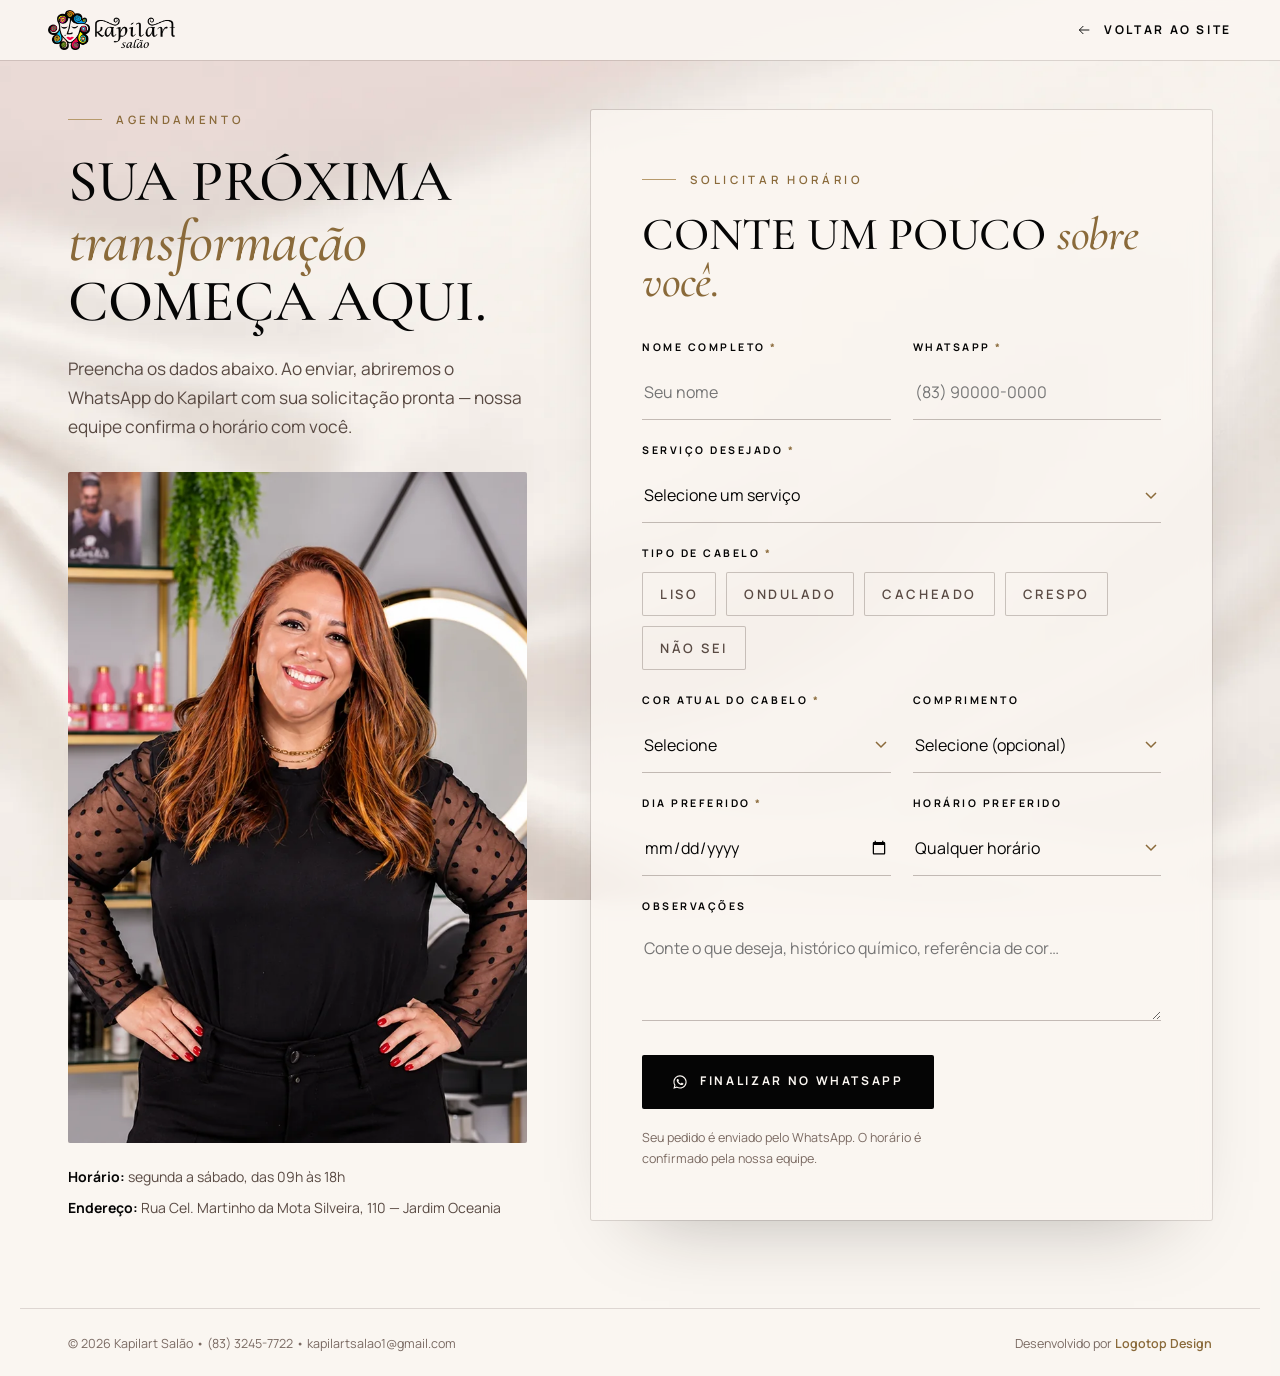
<file: agendamento.html>
<!doctype html>
<html lang="pt-BR">
<head>
<meta charset="utf-8">
<meta name="viewport" content="width=device-width, initial-scale=1, viewport-fit=cover">
<title>Agendamento | Kapilart Salão — João Pessoa</title>
<meta name="description" content="Agende seu horário no Kapilart Salão em João Pessoa. Escolha o serviço, informe seu tipo de cabelo e cor e finalize pelo WhatsApp.">
<meta name="theme-color" content="#FAF6F1">
<meta property="og:title" content="Agende seu horário • Kapilart Salão">
<meta property="og:description" content="Escolha o serviço e finalize o agendamento pelo WhatsApp.">
<meta property="og:image" content="https://raw.githubusercontent.com/pauloddev/kapilartsalao/main/img/og-square.jpg">
<meta property="og:image:secure_url" content="https://raw.githubusercontent.com/pauloddev/kapilartsalao/main/img/og-square.jpg">
<meta property="og:image:type" content="image/jpeg">
<meta property="og:image:width" content="1200">
<meta property="og:image:height" content="1200">
<meta property="og:image:alt" content="Logo Kapilart Salão">
<meta name="twitter:image" content="https://raw.githubusercontent.com/pauloddev/kapilartsalao/main/img/og-square.jpg">
<link rel="icon" href="img/favicon.png" type="image/png">
<link rel="preconnect" href="https://fonts.googleapis.com">
<link rel="preconnect" href="https://fonts.gstatic.com" crossorigin>
<link href="https://fonts.googleapis.com/css2?family=Cormorant+Garamond:ital,wght@0,400;0,500;0,600;1,400;1,500&family=Manrope:wght@300;400;500;600;700;800&display=swap" rel="stylesheet">
<link rel="stylesheet" href="css/style.css">
</head>
<body>
<svg width="0" height="0" style="position:absolute" aria-hidden="true">
  <symbol id="i-arrow" viewBox="0 0 24 24"><path d="M4 12h15M13 6l6 6-6 6" fill="none" stroke="currentColor" stroke-width="1.4"/></symbol>
  <symbol id="i-left" viewBox="0 0 24 24"><path d="M20 12H5M11 6l-6 6 6 6" fill="none" stroke="currentColor" stroke-width="1.4"/></symbol>
  <symbol id="i-wa" viewBox="0 0 24 24"><path fill="currentColor" d="M12.04 2C6.58 2 2.13 6.45 2.13 11.91c0 1.75.46 3.45 1.32 4.95L2.05 22l5.25-1.38a9.9 9.9 0 0 0 4.74 1.21c5.46 0 9.91-4.45 9.91-9.91S17.5 2 12.04 2Zm0 18.15a8.2 8.2 0 0 1-4.2-1.15l-.3-.18-3.12.82.83-3.04-.2-.31a8.23 8.23 0 1 1 6.99 3.86Zm4.52-6.16c-.25-.12-1.47-.72-1.69-.81-.23-.08-.39-.12-.56.12-.17.25-.64.81-.78.97-.14.17-.29.19-.54.06-.25-.12-1.05-.39-1.99-1.23-.74-.66-1.23-1.47-1.38-1.72-.14-.25-.02-.38.11-.5.11-.11.25-.29.37-.43.12-.14.17-.25.25-.41.08-.17.04-.31-.02-.43-.06-.12-.56-1.34-.76-1.84-.2-.48-.41-.42-.56-.43h-.48c-.17 0-.43.06-.66.31-.23.25-.86.85-.86 2.07 0 1.22.89 2.4 1.01 2.56.12.17 1.75 2.67 4.23 3.74.59.26 1.05.41 1.41.52.59.19 1.13.16 1.56.1.48-.07 1.47-.6 1.67-1.18.21-.58.21-1.07.14-1.18-.06-.1-.22-.16-.47-.28Z"/></symbol>
</svg>

<header class="header is-solid">
  <div class="wrap">
    <a href="index.html" class="brand" aria-label="Voltar ao início"><img src="img/logo-horizontal.png" alt="Kapilart Salão" width="868" height="273"></a>
    <a href="index.html" class="link-arrow" style="border:0"><svg><use href="#i-left"/></svg> Voltar ao site</a>
  </div>
</header>

<main class="booking">
  <div class="wrap booking-grid">
    <aside class="booking-aside">
      <p class="eyebrow">Agendamento</p>
      <h1 class="h-section" style="margin-bottom:22px">Sua próxima <em>transformação</em> começa aqui.</h1>
      <p class="lead" style="margin-bottom:30px">Preencha os dados abaixo. Ao enviar, abriremos o WhatsApp do Kapilart com sua solicitação pronta — nossa equipe confirma o horário com você.</p>
      <div class="media"><img src="img/hero-amanda.webp" alt="Amanda Luna no Kapilart Salão" style="object-position:center 25%"></div>
      <div class="note">
        <span><b>Horário:</b> segunda a sábado, das 09h às 18h</span>
        <span><b>Endereço:</b> Rua Cel. Martinho da Mota Silveira, 110 — Jardim Oceania</span>
      </div>
    </aside>

    <div class="form-card">
      <p class="eyebrow">Solicitar horário</p>
      <h2 class="h-section">Conte um pouco <em>sobre você.</em></h2>
      <form id="bookingForm" novalidate>
        <div class="form-grid">
          <div class="field">
            <label for="nome">Nome completo <i>*</i></label>
            <input id="nome" name="nome" type="text" autocomplete="name" placeholder="Seu nome" required>
            <span class="err">Informe seu nome.</span>
          </div>
          <div class="field">
            <label for="contato">WhatsApp <i>*</i></label>
            <input id="contato" name="contato" type="tel" inputmode="tel" autocomplete="tel" placeholder="(83) 90000-0000" required>
            <span class="err">Informe um telefone válido com DDD.</span>
          </div>

          <div class="field full">
            <label for="servico">Serviço desejado <i>*</i></label>
            <select id="servico" name="servico" required>
              <option value="" selected disabled>Selecione um serviço</option>
              <optgroup label="Cor & loiros">
                <option>Mechas e luzes</option>
                <option>Coloração</option>
                <option>Correção de cor</option>
                <option>Selagem matizadora</option>
              </optgroup>
              <optgroup label="Tratamentos & alisamentos">
                <option>Selagem</option>
                <option>Realinhamento orgânico</option>
                <option>Progressiva</option>
                <option>Botox capilar</option>
                <option>Hidratação</option>
                <option>Reconstrução capilar</option>
              </optgroup>
              <optgroup label="Corte & finalização">
                <option>Corte e design de corte</option>
                <option>Escova</option>
                <option>Penteados</option>
                <option>Maquiagem</option>
              </optgroup>
              <option>Avaliação (ainda não sei)</option>
            </select>
            <span class="err">Escolha um serviço.</span>
          </div>

          <div class="field full" role="radiogroup" aria-labelledby="lbl-tipo">
            <label id="lbl-tipo">Tipo de cabelo <i>*</i></label>
            <div class="chips">
              <label class="chip"><input type="radio" name="tipo" value="Liso"><span>Liso</span></label>
              <label class="chip"><input type="radio" name="tipo" value="Ondulado"><span>Ondulado</span></label>
              <label class="chip"><input type="radio" name="tipo" value="Cacheado"><span>Cacheado</span></label>
              <label class="chip"><input type="radio" name="tipo" value="Crespo"><span>Crespo</span></label>
              <label class="chip"><input type="radio" name="tipo" value="Não sei informar"><span>Não sei</span></label>
            </div>
            <span class="err">Selecione o tipo do seu cabelo.</span>
          </div>

          <div class="field">
            <label for="cor">Cor atual do cabelo <i>*</i></label>
            <select id="cor" name="cor" required>
              <option value="" selected disabled>Selecione</option>
              <option>Natural (sem química)</option>
              <option>Loiro</option>
              <option>Castanho</option>
              <option>Preto</option>
              <option>Ruivo / acobreado</option>
              <option>Com mechas</option>
              <option>Grisalho / branco</option>
              <option>Colorido / fantasia</option>
            </select>
            <span class="err">Informe a cor atual.</span>
          </div>
          <div class="field">
            <label for="comprimento">Comprimento</label>
            <select id="comprimento" name="comprimento">
              <option value="" selected>Selecione (opcional)</option>
              <option>Curto</option>
              <option>Médio (ombros)</option>
              <option>Longo</option>
              <option>Extra longo</option>
            </select>
          </div>

          <div class="field">
            <label for="dia">Dia preferido <i>*</i></label>
            <input id="dia" name="dia" type="date" required>
            <span class="err" id="diaErr">Escolha um dia de segunda a sábado.</span>
          </div>
          <div class="field">
            <label for="periodo">Horário preferido</label>
            <select id="periodo" name="periodo">
              <option value="" selected>Qualquer horário</option>
              <option>Manhã (09h às 12h)</option>
              <option>Tarde (12h às 15h)</option>
              <option>Fim da tarde (15h às 18h)</option>
            </select>
          </div>

          <div class="field full">
            <label for="obs">Observações</label>
            <textarea id="obs" name="obs" placeholder="Conte o que deseja, histórico químico, referência de cor…"></textarea>
          </div>

          <div class="form-actions">
            <button type="submit" class="btn"><svg><use href="#i-wa"/></svg> Finalizar no WhatsApp</button>
            <small>Seu pedido é enviado pelo WhatsApp. O horário é confirmado pela nossa equipe.</small>
          </div>
        </div>
      </form>
    </div>
  </div>
</main>

<footer class="footer" style="padding-top:40px">
  <div class="wrap footer-bottom" style="margin-top:0">
    <span>© <span id="year">2026</span> Kapilart Salão • (83) 3245-7722 • kapilartsalao1@gmail.com</span>
    <span>Desenvolvido por <a href="https://logotopdesign.com" target="_blank" rel="noopener">Logotop Design</a></span>
  </div>
</footer>

<script src="js/booking.js" defer></script>
</body>
</html>
</file>
<file: css/style.css>
/* =========================================================
   KAPILART SALÃO — Design tokens
   Âncora: cetim champagne + espelho iluminado de salão
   ========================================================= */
:root{
  --ink:#050505;          /* preto (títulos, botões) */
  --taupe:#594A43;        /* marrom acinzentado (textos) */
  --taupe-2:#7a6a62;
  --gold:#8A6A3A;         /* dourado escuro (destaques de texto) */
  --gold-line:#B79A6C;    /* filetes e detalhes */
  --ivory:#FAF6F1;
  --cream:#F3ECE4;
  --blush:#EDE0DA;
  --deep:#1C1714;         /* seções invertidas */
  --deep-2:#2A221E;
  --line:rgba(89,74,67,.18);
  --line-light:rgba(250,246,241,.18);
  --serif:"Cormorant Garamond", "Times New Roman", serif;
  --sans:"Manrope", system-ui, -apple-system, "Segoe UI", sans-serif;
  --wrap:1240px;
  --gutter:clamp(20px,4vw,48px);
  --ease:cubic-bezier(.22,.61,.36,1);
  --radius:2px;
  color-scheme: light;
}
*,*::before,*::after{box-sizing:border-box}
html{scroll-behavior:smooth;-webkit-text-size-adjust:100%}
body{
  margin:0;font-family:var(--sans);color:var(--taupe);font-size:16px;line-height:1.7;
  background:var(--ivory);-webkit-font-smoothing:antialiased;overflow-x:hidden;
  -webkit-tap-highlight-color:transparent;
}
/* Fundo de cetim fixo (funciona também no iOS) */
body::before{
  content:"";position:fixed;inset:0;z-index:-1;
  background:var(--ivory) url("../img/seda.webp") center/cover no-repeat;
}
img,video{max-width:100%;display:block}
a{color:inherit;text-decoration:none}
button{font:inherit;cursor:pointer;border:0;background:none;color:inherit}
::selection{background:var(--gold);color:#fff}
:focus-visible{outline:2px solid var(--gold);outline-offset:3px}

.wrap{width:100%;max-width:var(--wrap);margin:0 auto;padding:0 var(--gutter)}
.sr-only{position:absolute;width:1px;height:1px;overflow:hidden;clip:rect(0 0 0 0);white-space:nowrap}

/* ---------- Tipografia ---------- */
.eyebrow{
  font-family:var(--sans);font-size:11.5px;letter-spacing:.32em;text-transform:uppercase;
  color:var(--gold);font-weight:600;display:inline-flex;align-items:center;gap:14px;margin:0 0 22px;
}
.eyebrow::before{content:"";width:34px;height:1px;background:var(--gold-line)}
.eyebrow.center::after{content:"";width:34px;height:1px;background:var(--gold-line)}
.h-display,.h-section{
  font-family:var(--serif);font-weight:500;color:var(--ink);margin:0;letter-spacing:-.005em;
  text-transform:uppercase;line-height:1.02;
}
.h-display{font-size:clamp(40px,7vw,96px)}
.h-section{font-size:clamp(32px,4.6vw,62px)}
.h-display em,.h-section em{font-style:italic;color:var(--gold);text-transform:none;font-weight:500}
.lead{font-size:clamp(16px,1.35vw,18.5px);color:var(--taupe);max-width:56ch}
p{margin:0 0 1.1em}
.gold{color:var(--gold)}

/* ---------- Botões ---------- */
.btn{
  --bg:var(--ink);--fg:var(--ivory);
  display:inline-flex;align-items:center;justify-content:center;gap:12px;
  min-height:54px;padding:0 30px;border-radius:var(--radius);
  background:var(--bg);color:var(--fg);font-size:12px;font-weight:700;letter-spacing:.22em;text-transform:uppercase;
  position:relative;overflow:hidden;isolation:isolate;transition:color .45s var(--ease),transform .3s var(--ease);
  white-space:nowrap;
}
.btn::after{
  content:"";position:absolute;inset:0;z-index:-1;background:var(--gold);
  transform:scaleX(0);transform-origin:right;transition:transform .55s var(--ease);
}
@media (hover:hover){ .btn:hover::after{transform:scaleX(1);transform-origin:left} }
.btn:active{transform:scale(.98)}
.btn svg{width:16px;height:16px;flex:none}
.btn--ghost{--bg:transparent;--fg:var(--ink);box-shadow:inset 0 0 0 1px var(--ink)}
@media (hover:hover){ .btn--ghost:hover{--fg:var(--ivory)} }
.btn--light{--bg:var(--ivory);--fg:var(--ink)}
@media (hover:hover){ .btn--light:hover{--fg:var(--ivory)} }
.btn--line-light{--bg:transparent;--fg:var(--ivory);box-shadow:inset 0 0 0 1px rgba(250,246,241,.5)}
.link-arrow{
  display:inline-flex;align-items:center;gap:12px;font-size:12px;letter-spacing:.22em;text-transform:uppercase;
  font-weight:700;color:var(--ink);padding:8px 0;border-bottom:1px solid var(--gold-line);
}
.link-arrow svg{width:16px;transition:transform .35s var(--ease)}
@media (hover:hover){ .link-arrow:hover svg{transform:translateX(5px)} }

/* ---------- Header ---------- */
.header{
  position:fixed;top:0;left:0;right:0;z-index:50;
  transition:background .45s var(--ease),box-shadow .45s var(--ease),padding .45s var(--ease);
  padding:18px 0;
}
.header.is-solid{
  background:rgba(250,246,241,.92);backdrop-filter:saturate(140%) blur(14px);-webkit-backdrop-filter:saturate(140%) blur(14px);
  box-shadow:0 1px 0 var(--line);padding:10px 0;
}
.header .wrap{display:flex;align-items:center;justify-content:space-between;gap:24px;max-width:1400px}
.brand img{height:46px;width:auto;transition:height .45s var(--ease)}
.header.is-solid .brand img{height:40px}
.nav{display:flex;align-items:center;gap:clamp(14px,1.8vw,30px)}
.nav a{
  font-size:11.5px;letter-spacing:.2em;text-transform:uppercase;font-weight:600;color:var(--ink);
  position:relative;padding:6px 0;
}
.nav a::after{content:"";position:absolute;left:0;right:0;bottom:0;height:1px;background:var(--gold);transform:scaleX(0);transition:transform .4s var(--ease)}
@media (hover:hover){ .nav a:hover::after{transform:scaleX(1)} }
.nav a.is-active::after{transform:scaleX(1)}
.header .btn{min-height:46px;padding:0 22px;font-size:11px}
.menu-toggle{display:none;width:46px;height:46px;position:relative}
.menu-toggle span{position:absolute;left:11px;right:11px;height:1.5px;background:var(--ink);transition:transform .4s var(--ease),opacity .3s}
.menu-toggle span:nth-child(1){top:17px}.menu-toggle span:nth-child(2){top:23px}.menu-toggle span:nth-child(3){top:29px}
.menu-open .menu-toggle span:nth-child(1){transform:translateY(6px) rotate(45deg)}
.menu-open .menu-toggle span:nth-child(2){opacity:0}
.menu-open .menu-toggle span:nth-child(3){transform:translateY(-6px) rotate(-45deg)}

.mobile-menu{
  position:fixed;inset:0;z-index:45;background:var(--ivory) url("../img/seda.webp") center/cover;
  display:flex;flex-direction:column;justify-content:center;padding:100px var(--gutter) 40px;
  opacity:0;visibility:hidden;transition:opacity .45s var(--ease),visibility .45s;
}
.menu-open .mobile-menu{opacity:1;visibility:visible}
.mobile-menu nav{display:flex;flex-direction:column;gap:6px}
.mobile-menu nav a{
  font-family:var(--serif);font-size:clamp(34px,9vw,46px);color:var(--ink);line-height:1.2;
  opacity:0;transform:translateY(16px);transition:opacity .5s var(--ease),transform .5s var(--ease);
}
.menu-open .mobile-menu nav a{opacity:1;transform:none}
.mobile-menu nav a:nth-child(2){transition-delay:.04s}.mobile-menu nav a:nth-child(3){transition-delay:.08s}
.mobile-menu nav a:nth-child(4){transition-delay:.12s}.mobile-menu nav a:nth-child(5){transition-delay:.16s}
.mobile-menu nav a:nth-child(6){transition-delay:.2s}.mobile-menu nav a:nth-child(7){transition-delay:.24s}
.mobile-menu nav a:nth-child(8){transition-delay:.28s}
.mobile-menu nav a em{font-style:italic;color:var(--gold)}
.mobile-menu .mm-foot{margin-top:36px;display:grid;gap:14px}
.mobile-menu .mm-foot small{font-size:13px;color:var(--taupe)}

/* ---------- Seções base ---------- */
section{position:relative}
.section{padding:clamp(90px,11vw,160px) 0}
.section-head{display:grid;gap:18px;margin-bottom:clamp(44px,6vw,80px)}
.section-head.center{text-align:center;justify-items:center}
.section-head.split{grid-template-columns:1.1fr .9fr;align-items:end;gap:40px}
.section-head.split .lead{justify-self:end}

.dark{background:var(--deep);color:rgba(250,246,241,.78)}
.dark .h-section,.dark .h-display{color:var(--ivory)}
.dark .h-section em{color:#C9A977}
.dark .eyebrow{color:#C9A977}
.dark .lead{color:rgba(250,246,241,.72)}

.media{position:relative;overflow:hidden;background:var(--cream);border-radius:var(--radius)}
.media img,.media video{width:100%;height:100%;object-fit:cover}
.ratio-45{aspect-ratio:4/5}
.ratio-916{aspect-ratio:9/16}

/* ---------- HERO ---------- */
.hero{padding-top:84px;text-align:center;overflow:hidden}
.hero-photo{
  position:relative;width:min(100%,1180px);margin:0 auto;aspect-ratio:680/456;
  -webkit-mask-image:linear-gradient(to bottom,#000 0%,#000 52%,rgba(0,0,0,.55) 74%,transparent 96%),
                     linear-gradient(to right,transparent 0%,#000 9%,#000 91%,transparent 100%);
  -webkit-mask-composite:source-in;
  mask-image:linear-gradient(to bottom,#000 0%,#000 52%,rgba(0,0,0,.55) 74%,transparent 96%),
             linear-gradient(to right,transparent 0%,#000 9%,#000 91%,transparent 100%);
  mask-composite:intersect;
}
.hero-photo img{width:100%;height:100%;object-fit:cover;object-position:center 30%;animation:heroZoom 2.4s var(--ease) both}
@keyframes heroZoom{from{transform:scale(1.06);opacity:0}to{transform:none;opacity:1}}
.hero-logo{
  position:relative;z-index:2;width:clamp(190px,22vw,290px);margin:clamp(-150px,-11vw,-70px) auto 0;
  animation:fadeUp 1.4s .5s var(--ease) both;
}
.hero-logo img{width:100%;height:auto;filter:drop-shadow(0 10px 30px rgba(250,246,241,.9))}
.hero-copy{padding:clamp(28px,4vw,48px) 0 clamp(60px,8vw,110px)}
.hero-copy .eyebrow{justify-content:center;animation:fadeUp 1.2s .7s var(--ease) both}
.hero-copy .h-display{max-width:14ch;margin:0 auto;animation:fadeUp 1.2s .85s var(--ease) both}
.hero-copy .lead{margin:26px auto 0;max-width:60ch;animation:fadeUp 1.2s 1s var(--ease) both}
.hero-ctas{display:flex;gap:14px;justify-content:center;flex-wrap:wrap;margin-top:38px;animation:fadeUp 1.2s 1.1s var(--ease) both}
.hero-ctas .btn{min-width:262px}
.indicators{
  list-style:none;margin:clamp(48px,6vw,72px) auto 0;padding:22px 0 0;display:grid;grid-template-columns:repeat(3,1fr);
  max-width:820px;border-top:1px solid var(--line);animation:fadeUp 1.2s 1.25s var(--ease) both;
}
.indicators li{padding:0 18px;font-size:11.5px;letter-spacing:.24em;text-transform:uppercase;font-weight:600;color:var(--taupe)}
.indicators li + li{border-left:1px solid var(--line)}
.indicators strong{display:block;font-family:var(--serif);font-size:clamp(26px,3vw,36px);letter-spacing:0;color:var(--ink);font-weight:500;text-transform:none;line-height:1.1;margin-bottom:4px}
.indicators strong em{color:var(--gold)}
@keyframes fadeUp{from{opacity:0;transform:translateY(24px)}to{opacity:1;transform:none}}

/* selo giratório */
.seal{width:132px;height:132px;position:relative;flex:none}
.seal svg{width:100%;height:100%;animation:spin 28s linear infinite}
.seal text{font-family:var(--sans);font-size:9.4px;letter-spacing:.34em;text-transform:uppercase;fill:var(--gold);font-weight:700}
.seal b{position:absolute;inset:0;display:grid;place-items:center;font-family:var(--serif);font-size:42px;color:var(--ink);font-weight:500;line-height:1}
.seal b small{display:block;font-family:var(--sans);font-size:9px;letter-spacing:.28em;color:var(--taupe);text-transform:uppercase;font-weight:700;margin-top:4px}
@keyframes spin{to{transform:rotate(360deg)}}

/* ---------- O SALÃO ---------- */
.about-grid{display:grid;grid-template-columns:.95fr 1.05fr;gap:clamp(40px,6vw,96px);align-items:stretch}
.about-copy{display:flex;flex-direction:column;justify-content:center}
.about-copy .h-section{margin-bottom:34px}
.about-copy .sign{display:flex;align-items:center;gap:22px;margin-top:22px;padding-top:28px;border-top:1px solid var(--line)}
.about-copy .sign p{margin:0;font-family:var(--serif);font-style:italic;font-size:22px;color:var(--ink);line-height:1.3}
.about-copy .sign p span{display:block;font-family:var(--sans);font-style:normal;font-size:11px;letter-spacing:.24em;text-transform:uppercase;color:var(--gold);margin-top:6px;font-weight:700}
.duo{display:grid;grid-template-columns:1fr 1fr;gap:clamp(12px,1.6vw,22px);align-self:center}
.duo figure{margin:0}
.duo figcaption{margin-top:14px;font-size:11px;letter-spacing:.22em;text-transform:uppercase;color:var(--taupe-2);font-weight:600;display:flex;justify-content:space-between}
.duo figcaption b{color:var(--gold);font-weight:700}

/* ---------- LOIROS ---------- */
.blonde{overflow:hidden}
.blonde-grid{display:grid;grid-template-columns:1fr 1fr;gap:clamp(36px,5vw,88px);align-items:stretch}
.blonde-feature{position:relative}
.blonde-feature .media{height:100%;min-height:560px}
.blonde-feature .tag{
  position:absolute;left:24px;bottom:24px;background:rgba(28,23,20,.55);backdrop-filter:blur(10px);-webkit-backdrop-filter:blur(10px);
  color:var(--ivory);padding:14px 18px;font-size:11px;letter-spacing:.24em;text-transform:uppercase;font-weight:600;border-left:2px solid #C9A977;
}
.blonde-copy{display:flex;flex-direction:column}
.blonde-copy .h-section{margin-bottom:28px}
.techniques{list-style:none;margin:16px 0 36px;padding:0;border-top:1px solid var(--line-light)}
.techniques li{display:grid;grid-template-columns:56px 1fr;gap:10px;padding:20px 0;border-bottom:1px solid var(--line-light)}
.techniques li span{font-family:var(--serif);font-size:22px;color:#C9A977;font-style:italic}
.techniques li h3{margin:0 0 4px;font-family:var(--serif);font-weight:500;font-size:25px;color:var(--ivory);letter-spacing:.01em}
.techniques li p{margin:0;font-size:14.5px;color:rgba(250,246,241,.66)}
.blonde-pair{display:grid;grid-template-columns:1fr 1fr;gap:clamp(12px,1.6vw,22px);margin-top:auto}
.blonde-cta{display:flex;gap:14px;flex-wrap:wrap;margin-bottom:36px}

/* ---------- VÍDEOS ---------- */
.reels-top{display:grid;grid-template-columns:auto 1fr;gap:clamp(36px,6vw,96px);align-items:center}
.reel-feature{width:clamp(260px,30vw,380px);position:relative}
.reel-feature .media{box-shadow:0 40px 80px -40px rgba(28,23,20,.45)}
.reel-feature::before{
  content:"";position:absolute;inset:-14px;border:1px solid var(--gold-line);border-radius:var(--radius);pointer-events:none;
  transform:translate(14px,14px);
}
.sound-btn{
  position:absolute;right:14px;bottom:14px;z-index:3;width:44px;height:44px;border-radius:50%;
  background:rgba(250,246,241,.85);display:grid;place-items:center;color:var(--ink);backdrop-filter:blur(6px);
  transition:transform .3s var(--ease);
}
.sound-btn:active{transform:scale(.92)}
.sound-btn svg{width:18px;height:18px}
.reels-copy .h-section{margin-bottom:26px}
.reels-copy .stats{display:grid;grid-template-columns:repeat(3,1fr);gap:0;margin:34px 0 38px;border-top:1px solid var(--line);border-bottom:1px solid var(--line)}
.reels-copy .stats div{padding:22px 18px}
.reels-copy .stats div + div{border-left:1px solid var(--line)}
.reels-copy .stats strong{display:block;font-family:var(--serif);font-size:34px;color:var(--ink);font-weight:500;line-height:1}
.reels-copy .stats span{font-size:11px;letter-spacing:.2em;text-transform:uppercase;font-weight:600}

.reel-carousel{margin-top:clamp(70px,8vw,110px);position:relative}
.reel-viewport{overflow:hidden;padding:30px 0}
.reel-track{display:flex;gap:22px;transition:transform .8s var(--ease);will-change:transform}
.reel-card{
  flex:0 0 clamp(170px,18vw,232px);position:relative;cursor:pointer;
  transform:scale(.88);opacity:.55;filter:saturate(.75);transition:transform .8s var(--ease),opacity .8s var(--ease),filter .8s var(--ease);
}
.reel-card .media{aspect-ratio:9/16}
.reel-card.is-active{transform:scale(1.12);opacity:1;filter:none;z-index:2}
.reel-card.is-active .media{box-shadow:0 0 0 1px var(--gold-line),0 30px 60px -28px rgba(28,23,20,.55)}
.reel-card .play-hint{
  position:absolute;inset:auto 0 0 0;padding:28px 14px 14px;background:linear-gradient(to top,rgba(5,5,5,.65),transparent);
  color:var(--ivory);font-size:10.5px;letter-spacing:.22em;text-transform:uppercase;font-weight:600;opacity:0;transition:opacity .5s;
}
.reel-card.is-active .play-hint{opacity:1}
.carousel-nav{display:flex;align-items:center;justify-content:center;gap:28px;margin-top:30px}
.arrow{
  width:56px;height:56px;border-radius:50%;box-shadow:inset 0 0 0 1px var(--ink);display:grid;place-items:center;color:var(--ink);
  transition:background .35s var(--ease),color .35s var(--ease),transform .2s;
}
.arrow svg{width:18px;height:18px}
@media (hover:hover){ .arrow:hover{background:var(--ink);color:var(--ivory)} }
.arrow:active{transform:scale(.94)}
.counter{font-family:var(--serif);font-size:22px;color:var(--ink);min-width:86px;text-align:center}
.counter span{color:var(--gold);font-style:italic}

/* ---------- SERVIÇOS ---------- */
.services{background:linear-gradient(to bottom,rgba(243,236,228,.0),rgba(243,236,228,.85) 18%,rgba(243,236,228,.85) 82%,rgba(243,236,228,0))}
.svc-viewport{overflow:hidden;margin-right:calc(var(--gutter) * -1)}
.svc-track{
  display:grid;grid-auto-flow:column;grid-auto-columns:clamp(250px,24vw,318px);gap:clamp(16px,1.8vw,26px);
  overflow-x:auto;scroll-snap-type:x mandatory;scrollbar-width:none;padding-bottom:6px;padding-right:var(--gutter);
  overscroll-behavior-x:contain;
}
.svc-track::-webkit-scrollbar{display:none}
.svc{scroll-snap-align:start;display:flex;flex-direction:column}
.svc .media{aspect-ratio:4/5}
.svc .media img{transition:transform 1.2s var(--ease)}
@media (hover:hover){ .svc:hover .media img{transform:scale(1.06)} }
.svc .num{position:absolute;top:16px;left:16px;font-family:var(--serif);font-style:italic;font-size:18px;color:var(--ivory);text-shadow:0 1px 10px rgba(0,0,0,.4)}
.svc-body{padding:22px 2px 0;border-top:0;display:flex;flex-direction:column;flex:1}
.svc h3{margin:0 0 8px;font-family:var(--serif);font-weight:500;font-size:27px;line-height:1.1;color:var(--ink)}
.svc p{margin:0;font-size:14.5px;line-height:1.65}
.svc-foot{display:flex;align-items:center;justify-content:space-between;gap:24px;margin-top:44px}
.progress{flex:1;height:1px;background:var(--line);position:relative;max-width:520px}
.progress i{position:absolute;left:0;top:-.5px;height:2px;background:var(--ink);width:20%;transition:width .3s, transform .3s}
.svc-arrows{display:flex;gap:12px}

/* ---------- AMANDA ---------- */
.amanda-grid{display:grid;grid-template-columns:1.05fr .95fr;gap:clamp(40px,6vw,96px);align-items:center}
.amanda-photos{display:grid;grid-template-columns:1fr 1fr;gap:clamp(12px,1.6vw,22px);position:relative}
.amanda-photos .seal{position:absolute;left:50%;bottom:-66px;transform:translateX(-50%);background:var(--ivory);border-radius:50%;box-shadow:0 0 0 10px var(--ivory)}
.amanda-copy .h-section{margin-bottom:30px}
.skills{list-style:none;padding:0;margin:30px 0 34px;display:grid;grid-template-columns:1fr 1fr;border-top:1px solid var(--line)}
.skills li{padding:16px 0;border-bottom:1px solid var(--line);font-size:14px;letter-spacing:.06em;color:var(--ink);font-weight:600;display:flex;align-items:center;gap:12px}
.skills li:nth-child(odd){padding-right:16px}
.skills li:nth-child(even){padding-left:16px;border-left:1px solid var(--line)}
.skills li::before{content:"";width:6px;height:6px;border:1px solid var(--gold);transform:rotate(45deg);flex:none}
blockquote.quote{margin:0;padding:6px 0 6px 28px;border-left:1px solid var(--gold-line);font-family:var(--serif);font-style:italic;font-size:clamp(22px,2.2vw,29px);line-height:1.3;color:var(--gold)}
blockquote.quote cite{display:block;margin-top:12px;font-family:var(--sans);font-style:normal;font-size:11px;letter-spacing:.24em;text-transform:uppercase;color:var(--taupe);font-weight:700}

/* ---------- MARCAS ---------- */
.brands{padding:clamp(70px,8vw,110px) 0;border-top:1px solid var(--line);border-bottom:1px solid var(--line);background:rgba(250,246,241,.55)}
.brands .section-head{margin-bottom:46px}
.marquee{overflow:hidden;-webkit-mask-image:linear-gradient(to right,transparent,#000 12%,#000 88%,transparent);mask-image:linear-gradient(to right,transparent,#000 12%,#000 88%,transparent)}
.marquee-track{display:flex;width:max-content;animation:marquee 38s linear infinite}
.marquee:hover .marquee-track{animation-play-state:paused}
.marquee ul{display:flex;align-items:center;list-style:none;margin:0;padding:0}
.marquee li{padding:0 clamp(28px,4vw,60px);color:var(--ink);white-space:nowrap;display:flex;align-items:center;gap:clamp(28px,4vw,60px)}
.marquee li::after{content:"";width:5px;height:5px;background:var(--gold-line);transform:rotate(45deg)}
.b-loreal{font-family:var(--sans);font-weight:800;font-size:clamp(24px,2.6vw,34px);letter-spacing:.02em}
.b-joico{font-family:var(--sans);font-weight:800;font-size:clamp(26px,2.8vw,36px);letter-spacing:-.02em;text-transform:uppercase}
.b-hobety{font-family:var(--sans);font-weight:500;font-size:clamp(26px,2.8vw,36px);letter-spacing:.01em;text-transform:lowercase}
.b-brae{font-family:var(--serif);font-weight:600;font-size:clamp(30px,3.2vw,42px);letter-spacing:.14em;text-transform:uppercase}
.b-wella{font-family:var(--serif);font-weight:500;font-size:clamp(30px,3.2vw,42px);font-style:italic}
.b-olorche{font-family:var(--sans);font-weight:300;font-size:clamp(24px,2.6vw,34px);letter-spacing:.24em;text-transform:uppercase}
.b-itallian{font-family:var(--serif);font-weight:500;font-size:clamp(26px,2.8vw,36px);letter-spacing:.04em}
.b-itallian small{font-family:var(--sans);font-size:.42em;letter-spacing:.3em;text-transform:uppercase;font-weight:700;margin-left:8px;color:var(--taupe)}
@keyframes marquee{to{transform:translateX(-50%)}}

/* ---------- GALERIA ---------- */
.gallery-grid{display:grid;grid-template-columns:repeat(3,1fr);gap:clamp(12px,1.6vw,22px)}
.g-item{position:relative;padding:0;display:block;width:100%;cursor:zoom-in}
.g-item .media{aspect-ratio:4/5}
.g-item img{transition:transform 1.2s var(--ease),filter .6s}
.g-item::after{
  content:"";position:absolute;inset:0;background:linear-gradient(to top,rgba(28,23,20,.45),transparent 45%);opacity:0;transition:opacity .5s;border-radius:var(--radius);
}
.g-item .zoom{position:absolute;right:18px;bottom:18px;z-index:2;width:44px;height:44px;border-radius:50%;background:rgba(250,246,241,.9);display:grid;place-items:center;color:var(--ink);opacity:0;transform:translateY(8px);transition:opacity .5s,transform .5s var(--ease)}
.g-item .zoom svg{width:16px;height:16px}
@media (hover:hover){
  .g-item:hover img{transform:scale(1.05)}
  .g-item:hover::after,.g-item:hover .zoom{opacity:1;transform:none}
}
.gallery-foot{display:flex;justify-content:center;margin-top:52px}

.lightbox{
  position:fixed;inset:0;z-index:100;background:rgba(20,16,14,.94);display:flex;align-items:center;justify-content:center;
  opacity:0;visibility:hidden;transition:opacity .4s var(--ease),visibility .4s;padding:70px 76px;
}
.lightbox.is-open{opacity:1;visibility:visible}
.lightbox img{max-height:100%;max-width:100%;width:auto;object-fit:contain;transform:scale(.97);transition:transform .5s var(--ease),opacity .3s;border-radius:var(--radius)}
.lightbox.is-open img{transform:none}
.lb-btn{position:absolute;width:52px;height:52px;border-radius:50%;display:grid;place-items:center;color:var(--ivory);box-shadow:inset 0 0 0 1px rgba(250,246,241,.35)}
.lb-btn svg{width:18px;height:18px}
.lb-close{top:18px;right:18px}
.lb-prev{left:16px;top:50%;transform:translateY(-50%)}
.lb-next{right:16px;top:50%;transform:translateY(-50%)}
.lb-count{position:absolute;bottom:22px;left:50%;transform:translateX(-50%);color:rgba(250,246,241,.7);font-family:var(--serif);font-size:18px}

/* ---------- EXPERIÊNCIA ---------- */
.exp-grid{display:grid;grid-template-columns:1fr auto;gap:clamp(40px,7vw,110px);align-items:center}
.exp-copy .h-section{margin-bottom:28px}
.steps{list-style:none;padding:0;margin:36px 0 0;display:grid;grid-template-columns:1fr 1fr;gap:0;border-top:1px solid var(--line)}
.steps li{padding:24px 22px 24px 0;border-bottom:1px solid var(--line)}
.steps li:nth-child(even){padding-left:22px;border-left:1px solid var(--line)}
.steps span{font-family:var(--serif);font-style:italic;color:var(--gold);font-size:20px}
.steps h3{margin:4px 0 6px;font-family:var(--serif);font-weight:500;font-size:24px;color:var(--ink)}
.steps p{margin:0;font-size:14.5px}
.exp-video{width:clamp(260px,28vw,360px)}
.exp-video .media{box-shadow:0 40px 80px -40px rgba(28,23,20,.45)}

/* ---------- CONTATO ---------- */
.contact{background:var(--deep);color:rgba(250,246,241,.78);overflow:hidden}
.contact::before{
  content:"";position:absolute;inset:0;background:url("../img/amanda-cliente-1.webp") center 20%/cover;opacity:.12;filter:grayscale(1);
}
.contact .wrap{position:relative}
.contact-grid{display:grid;grid-template-columns:1fr 1fr;gap:clamp(36px,5vw,80px);align-items:stretch}
.contact-copy .h-section{color:var(--ivory);margin-bottom:24px}
.contact-copy .h-section em{color:#C9A977}
.contact-copy .eyebrow{color:#C9A977}
.contact-list{list-style:none;padding:0;margin:34px 0;border-top:1px solid var(--line-light)}
.contact-list li{display:grid;grid-template-columns:120px 1fr;gap:16px;padding:18px 0;border-bottom:1px solid var(--line-light);font-size:15px}
.contact-list li > span{font-size:10.5px;letter-spacing:.24em;text-transform:uppercase;color:#C9A977;font-weight:700;padding-top:4px}
.contact-list a{color:var(--ivory);border-bottom:1px solid transparent;transition:border-color .3s}
@media (hover:hover){ .contact-list a:hover{border-color:#C9A977} }
.contact-ctas{display:flex;gap:14px;flex-wrap:wrap}
.socials{display:flex;gap:12px;margin-top:28px}
.socials a{width:48px;height:48px;border-radius:50%;display:grid;place-items:center;box-shadow:inset 0 0 0 1px rgba(250,246,241,.3);color:var(--ivory);transition:background .35s,color .35s}
.socials a svg{width:18px;height:18px}
@media (hover:hover){ .socials a:hover{background:var(--ivory);color:var(--ink)} }
.map{min-height:460px;height:100%;border-radius:var(--radius);overflow:hidden;box-shadow:0 0 0 1px var(--line-light);background:var(--deep-2)}
.map iframe{width:100%;height:100%;min-height:460px;border:0;filter:grayscale(.85) sepia(.18) contrast(.95)}

/* ---------- FOOTER ---------- */
.footer{padding:clamp(70px,8vw,100px) 0 30px;background:rgba(250,246,241,.86)}
.footer-grid{display:grid;grid-template-columns:1.3fr 1fr 1fr 1fr;gap:40px}
.footer h4{margin:0 0 18px;font-size:11px;letter-spacing:.26em;text-transform:uppercase;color:var(--gold);font-weight:700}
.footer ul{list-style:none;margin:0;padding:0;display:grid;gap:10px;font-size:14.5px}
.footer ul a{transition:color .3s}
@media (hover:hover){ .footer ul a:hover{color:var(--ink)} }
.footer .f-brand img{height:64px;width:auto;margin-bottom:20px}
.footer .f-brand p{font-size:14.5px;max-width:36ch}
.footer .socials{margin-top:18px}
.footer .socials a{box-shadow:inset 0 0 0 1px var(--line);color:var(--ink)}
@media (hover:hover){ .footer .socials a:hover{background:var(--ink);color:var(--ivory)} }
.footer-bottom{margin-top:60px;padding-top:24px;border-top:1px solid var(--line);display:flex;justify-content:space-between;gap:20px;flex-wrap:wrap;font-size:12.5px;color:var(--taupe-2)}
.footer-bottom a{color:var(--gold);font-weight:600}

/* WhatsApp flutuante */
.wa-float{
  position:fixed;right:20px;bottom:20px;z-index:40;width:58px;height:58px;border-radius:50%;
  background:var(--ink);color:var(--ivory);display:grid;place-items:center;
  box-shadow:0 14px 30px -10px rgba(5,5,5,.45);transform:translateY(90px);opacity:0;transition:transform .6s var(--ease),opacity .6s,background .3s;
}
.wa-float.is-visible{transform:none;opacity:1}
.wa-float svg{width:24px;height:24px}
@media (hover:hover){ .wa-float:hover{background:var(--gold)} }

/* ---------- Reveal ---------- */
.reveal{opacity:0;transform:translateY(34px);transition:opacity 1.1s var(--ease),transform 1.1s var(--ease)}
.reveal.is-in{opacity:1;transform:none}
.reveal-img{clip-path:inset(0 0 100% 0);transition:clip-path 1.4s var(--ease)}
.reveal-img.is-in{clip-path:inset(0 0 0 0)}
.d1{transition-delay:.1s}.d2{transition-delay:.2s}.d3{transition-delay:.3s}

/* =========================================================
   AGENDAMENTO
   ========================================================= */
.booking{padding:150px 0 110px}
.booking-grid{display:grid;grid-template-columns:.85fr 1.15fr;gap:clamp(36px,5vw,80px);align-items:stretch}
.booking-aside{display:flex;flex-direction:column}
.booking-aside .media{flex:1;min-height:420px}
.booking-aside .note{margin-top:22px;display:grid;gap:8px;font-size:14px}
.booking-aside .note b{color:var(--ink)}
.form-card{background:rgba(250,246,241,.82);backdrop-filter:blur(10px);-webkit-backdrop-filter:blur(10px);padding:clamp(28px,4vw,56px);box-shadow:0 0 0 1px var(--line),0 40px 80px -50px rgba(28,23,20,.35);border-radius:var(--radius)}
.form-card .h-section{font-size:clamp(30px,3.6vw,48px);margin-bottom:14px}
.form-grid{display:grid;grid-template-columns:1fr 1fr;gap:22px 22px;margin-top:34px}
.field{display:grid;gap:9px}
.field.full{grid-column:1/-1}
.field label{font-size:10.5px;letter-spacing:.24em;text-transform:uppercase;font-weight:700;color:var(--ink)}
.field label i{font-style:normal;color:var(--gold)}
.field input,.field select,.field textarea{
  width:100%;min-height:54px;border:0;border-bottom:1px solid rgba(89,74,67,.35);background:transparent;
  font:inherit;font-size:16px;color:var(--ink);padding:10px 2px;border-radius:0;outline:none;transition:border-color .3s;
  -webkit-appearance:none;appearance:none;
}
.field textarea{min-height:96px;resize:vertical}
.field select{background:url("data:image/svg+xml,%3Csvg xmlns='http://www.w3.org/2000/svg' width='12' height='8' fill='none' stroke='%238A6A3A' stroke-width='1.5'%3E%3Cpath d='M1 1l5 5 5-5'/%3E%3C/svg%3E") right 4px center no-repeat;padding-right:28px;cursor:pointer}
.field input:focus,.field select:focus,.field textarea:focus{border-color:var(--gold)}
.field.has-error input,.field.has-error select{border-color:#a2472f}
.field .err{font-size:12px;color:#a2472f;min-height:0;display:none}
.field.has-error .err{display:block}
.chips{display:flex;flex-wrap:wrap;gap:10px}
.chip input{position:absolute;opacity:0;pointer-events:none}
.chip span{display:inline-flex;align-items:center;min-height:44px;padding:0 18px;border-radius:var(--radius);box-shadow:inset 0 0 0 1px rgba(89,74,67,.3);font-size:13px;font-weight:600;color:var(--taupe);cursor:pointer;transition:all .3s var(--ease);user-select:none}
.chip input:checked + span{background:var(--ink);color:var(--ivory);box-shadow:none}
.chip input:focus-visible + span{outline:2px solid var(--gold);outline-offset:2px}
.form-actions{grid-column:1/-1;display:flex;align-items:center;gap:18px;flex-wrap:wrap;margin-top:12px}
.form-actions small{font-size:12.5px;color:var(--taupe-2);max-width:40ch}
.form-actions .btn{min-width:280px}

/* ---------- Responsivo ---------- */
@media (max-width:1100px){
  .nav{display:none}
  .menu-toggle{display:block}
  .header .btn{display:none}
  .section-head.split{grid-template-columns:1fr}
  .section-head.split .lead{justify-self:start}
  .about-grid,.blonde-grid,.amanda-grid,.contact-grid,.booking-grid{grid-template-columns:1fr}
  .blonde-feature .media{min-height:0;aspect-ratio:4/5}
  .amanda-photos{order:-1}
  .footer-grid{grid-template-columns:1fr 1fr}
  .reels-top{grid-template-columns:1fr;justify-items:center;text-align:left}
  .reels-copy{max-width:640px}
  .exp-grid{grid-template-columns:1fr;justify-items:center}
  .exp-copy{max-width:680px}
  .booking-aside .media{aspect-ratio:4/5;min-height:0;flex:none}
}
@media (max-width:720px){
  body{font-size:15.5px}
  .header{padding:12px 0}
  .brand img{height:38px}
  .hero{padding-top:70px}
  .hero-photo{aspect-ratio:4/4.2;width:100%}
  .hero-photo img{object-position:center 18%}
  .hero-ctas{flex-direction:column;align-items:stretch;padding:0 4px}
  .hero-ctas .btn{min-width:0;width:100%}
  .indicators{grid-template-columns:1fr;padding-top:8px}
  .indicators li{padding:16px 0;border-left:0 !important}
  .indicators li + li{border-top:1px solid var(--line)}
  .gallery-grid{grid-template-columns:1fr 1fr}
  .skills{grid-template-columns:1fr}
  .skills li:nth-child(even){padding-left:0;border-left:0}
  .steps{grid-template-columns:1fr}
  .steps li:nth-child(even){padding-left:0;border-left:0}
  .reels-copy .stats div{padding:18px 10px}
  .reels-copy .stats strong{font-size:28px}
  .reel-card{flex-basis:56vw}
  .reel-card.is-active{transform:scale(1.04)}
  .svc-track{grid-auto-columns:78vw}
  .svc-foot{flex-direction:row}
  .progress{max-width:none}
  .contact-list li{grid-template-columns:1fr;gap:4px}
  .map,.map iframe{min-height:340px}
  .footer-grid{grid-template-columns:1fr}
  .footer-bottom{flex-direction:column}
  .lightbox{padding:64px 10px 70px}
  .lb-prev,.lb-next{top:auto;bottom:12px;transform:none}
  .form-grid{grid-template-columns:1fr}
  .form-actions .btn{width:100%;min-width:0}
  .blonde-cta .btn,.contact-ctas .btn{width:100%}
  .amanda-photos .seal{width:110px;height:110px;bottom:-56px}
  .blonde-feature .tag{left:14px;bottom:14px}
  .wa-float{right:14px;bottom:14px;width:54px;height:54px}
}
@media (prefers-reduced-motion:reduce){
  *,*::before,*::after{animation-duration:.01ms !important;animation-iteration-count:1 !important;transition-duration:.01ms !important;scroll-behavior:auto !important}
  .reveal{opacity:1;transform:none}.reveal-img{clip-path:none}
}

/* ---------- Educadora ---------- */
.educator{display:grid;grid-template-columns:.8fr 1.2fr;gap:clamp(36px,5vw,80px);align-items:center;margin-top:clamp(110px,12vw,170px)}
.edu-photo{aspect-ratio:4/5}
.edu-copy .h-section{font-size:clamp(30px,3.8vw,52px);margin-bottom:24px}
.edu-list{list-style:none;padding:0;margin:34px 0 0;display:grid;grid-template-columns:repeat(3,1fr);border-top:1px solid var(--line);border-bottom:1px solid var(--line)}
.edu-list li{padding:22px 18px}
.edu-list li:first-child{padding-left:0}
.edu-list li + li{border-left:1px solid var(--line)}
.edu-list strong{display:block;font-family:var(--serif);font-weight:500;font-size:26px;color:var(--ink);line-height:1.1}
.edu-list span{font-size:12px;letter-spacing:.14em;text-transform:uppercase;color:var(--gold);font-weight:700}

/* ---------- Galeria destaque + carrossel ---------- */
.g-label{position:absolute;left:18px;bottom:18px;z-index:2;color:var(--ivory);font-size:11px;letter-spacing:.24em;text-transform:uppercase;font-weight:700;text-shadow:0 1px 12px rgba(0,0,0,.5)}
#galleryFeatured .g-item::after{opacity:1}
.g-carousel{margin-top:clamp(18px,2vw,26px)}
.g-track{grid-auto-columns:clamp(200px,calc((100% - 3*22px)/4.3),300px)}
.g-track .g-item{scroll-snap-align:start}

/* ---------- Contato (sem mapa) ---------- */
.contact-grid{align-items:center}
.contact-info .contact-list{margin-top:0}

/* ---------- Localização ---------- */
.loc-grid{display:grid;grid-template-columns:1fr 1fr;gap:clamp(16px,2vw,28px);align-items:stretch}
.loc-photo{margin:0}
.loc-photo .media{height:100%;aspect-ratio:4/5}
.loc-side{display:grid;grid-template-rows:1fr auto;gap:clamp(16px,2vw,28px)}
.loc-side .map{min-height:280px;box-shadow:0 0 0 1px var(--line)}
.loc-side .map iframe{min-height:280px;filter:grayscale(.55) sepia(.25) contrast(.96) brightness(1.02)}
.loc-card{background:rgba(250,246,241,.86);backdrop-filter:blur(8px);-webkit-backdrop-filter:blur(8px);padding:clamp(24px,3vw,40px);box-shadow:0 0 0 1px var(--line);border-radius:var(--radius);display:grid;gap:26px}
.loc-card h3{margin:0 0 8px;font-size:10.5px;letter-spacing:.26em;text-transform:uppercase;color:var(--gold);font-weight:700}
.loc-card p{margin:0}
.loc-row{display:grid;grid-template-columns:28px 1fr;gap:14px}
.loc-ic{width:24px;height:24px;color:var(--gold);margin-top:22px}
.loc-row p{font-family:var(--serif);font-size:21px;line-height:1.35;color:var(--ink)}
.hours{padding-top:22px;border-top:1px solid var(--line)}
.hours dl{margin:0;display:grid;gap:8px}
.hours dl div{display:flex;justify-content:space-between;gap:16px;padding-bottom:8px;border-bottom:1px dashed var(--line)}
.hours dt{color:var(--taupe)}
.hours dd{margin:0;color:var(--ink);font-weight:700}
.hours dd.closed{color:var(--taupe-2);font-weight:500}
.open-now{margin-top:12px !important;font-size:12.5px;letter-spacing:.06em;display:flex;align-items:center;gap:8px;color:var(--taupe)}
.open-now::before{content:"";width:8px;height:8px;border-radius:50%;background:#b9a99d}
.open-now.is-open::before{background:#6c8a5a;box-shadow:0 0 0 4px rgba(108,138,90,.18)}
.loc-ctas{display:grid;grid-template-columns:1fr 1fr;gap:12px}
.loc-ctas .btn{padding:0 16px}

@media (max-width:1100px){
  .educator{grid-template-columns:1fr}
  .edu-photo{max-width:520px}
  .loc-grid{grid-template-columns:1fr}
  .loc-photo .media{height:auto}
  .contact-grid{gap:44px}
}
@media (max-width:720px){
  .gallery-grid{grid-template-columns:1fr}
  #galleryFeatured .g-item:nth-child(n+2){display:block}
  .g-track{grid-auto-columns:70vw}
  .edu-list{grid-template-columns:1fr}
  .edu-list li{padding:16px 0 !important;border-left:0 !important}
  .edu-list li + li{border-top:1px solid var(--line)}
  .loc-ctas{grid-template-columns:1fr}
  .loc-row p{font-size:19px}
}

/* ---------- Trio (2 fotos + texto, mesma altura) ---------- */
.trio{display:grid;grid-template-columns:1fr 1fr 1fr;gap:clamp(14px,1.8vw,26px);align-items:stretch}
.trio figure{margin:0;display:flex;flex-direction:column}
.trio .media{flex:1 0 auto;aspect-ratio:4/5}
.trio .media img{position:absolute;inset:0}
.trio figcaption{margin-top:14px;font-size:11px;letter-spacing:.22em;text-transform:uppercase;color:var(--taupe-2);font-weight:600;display:flex;justify-content:space-between;gap:10px}
.trio figcaption b{color:var(--gold);font-weight:700}
.trio-text{display:flex;flex-direction:column;justify-content:space-between;padding-left:clamp(0px,1.5vw,20px)}
.trio-text .sign{display:flex;align-items:center;gap:22px;margin-top:22px;padding-top:28px;border-top:1px solid var(--line)}
.trio-text .sign p{margin:0;font-family:var(--serif);font-style:italic;font-size:22px;color:var(--ink);line-height:1.3}
.trio-text .sign p span{display:block;font-family:var(--sans);font-style:normal;font-size:11px;letter-spacing:.24em;text-transform:uppercase;color:var(--gold);margin-top:6px;font-weight:700}
.trio-text .skills{grid-template-columns:1fr;margin:22px 0 26px}
.trio-text .skills li{padding:13px 0 !important;border-left:0 !important}
.contact .lead{color:rgba(250,246,241,.72)}
.reel-feature::before{display:none}
@media (max-width:1100px){
  .trio{grid-template-columns:1fr 1fr}
  .trio-text{grid-column:1/-1;padding-left:0;margin-top:18px}
}
@media (max-width:720px){
  .trio figcaption{font-size:9.5px;letter-spacing:.14em;flex-direction:column;gap:2px}
}
.link-arrow svg{height:16px;flex:none}
.booking-grid > *,.form-grid > *{min-width:0}
.field input[type="date"]{min-width:0;width:100%;display:block}
.chip{position:relative}
.map{position:relative}
.map iframe{position:relative;z-index:1}
.map-fallback{position:absolute;inset:0;z-index:0;display:flex;flex-direction:column;align-items:center;justify-content:center;gap:12px;color:var(--ivory);font-size:11px;letter-spacing:.24em;text-transform:uppercase;font-weight:700;background:var(--deep) url("../img/seda.webp") center/cover;background-blend-mode:multiply}
.map-fallback svg{width:30px;height:30px;color:#C9A977}

/* =========================================================
   AJUSTES v2 — menos espaço vazio, simetria e imagens sempre visíveis
   ========================================================= */
.section{padding:clamp(56px,6.5vw,96px) 0}
.section-head{margin-bottom:clamp(28px,3.5vw,48px)}
.hero-copy{padding:clamp(20px,3vw,36px) 0 clamp(40px,5vw,64px)}
.hero-ctas{margin-top:30px}
.indicators{margin-top:clamp(32px,4vw,48px)}
.brands{padding:clamp(44px,5.5vw,72px) 0}
.brands .section-head{margin-bottom:30px}
.educator{margin-top:clamp(56px,6vw,88px)}
.footer{padding:clamp(52px,6vw,76px) 0 26px}
.footer-bottom{margin-top:40px}

/* Revelação: conteúdo visível por padrão; animação só com JS ativo */
.reveal{opacity:1;transform:none}
.js-anim .reveal:not(.is-in){opacity:0;transform:translateY(26px)}
.reveal-img,.reveal-img.is-in{clip-path:none}
.media img{background:var(--cream)}

/* Vídeo em destaque + texto: mesma altura */
.reels-top{grid-template-columns:clamp(260px,28vw,360px) 1fr;align-items:stretch;gap:clamp(32px,5vw,80px)}
.reel-feature{width:100%}
.reels-copy{display:flex;flex-direction:column;justify-content:space-between;max-width:none}
.reels-copy .stats{margin:26px 0}
.reel-carousel{margin-top:clamp(40px,5vw,64px)}
.reel-viewport{padding:22px 0}
.carousel-nav{margin-top:18px}

/* Experiência: texto e vídeo alinhados topo/base */
.exp-grid{grid-template-columns:1fr clamp(260px,26vw,340px);align-items:stretch}
.exp-copy{display:flex;flex-direction:column;justify-content:space-between}
.exp-video{width:100%}
.steps{margin-top:24px}

/* Carrosséis com 4 itens inteiros por vez (sem corte na borda) */
.svc-viewport{margin-right:0}
.svc-track{--g:24px;gap:var(--g);padding-right:0;grid-auto-columns:calc((100% - 3 * var(--g)) / 4)}
.g-track{grid-auto-columns:calc((100% - 3 * var(--g)) / 4)}
#galleryFeatured{gap:24px}
.g-carousel{margin-top:24px}
.svc-foot{margin-top:28px}
.progress{max-width:none}

/* Agendamento: foto acompanha a altura do formulário */
.booking{padding:120px 0 72px}
.booking-aside .media{position:relative}
.booking-aside .media img{position:absolute;inset:0;object-position:center 25%}

@media (max-width:1100px){
  .reels-top{grid-template-columns:minmax(0,320px) 1fr}
  .svc-track{grid-auto-columns:calc((100% - 2 * var(--g)) / 3)}
  .g-track{grid-auto-columns:calc((100% - 2 * var(--g)) / 3)}
  .exp-grid{grid-template-columns:1fr minmax(0,300px)}
  .booking-aside .media{aspect-ratio:4/5;flex:none}
}
@media (max-width:720px){
  .section{padding:48px 0}
  .hero-copy{padding-bottom:36px}
  .indicators{grid-template-columns:repeat(3,1fr);padding-top:16px}
  .indicators li{padding:0 6px !important;font-size:9px;letter-spacing:.14em;border-top:0 !important}
  .indicators li + li{border-left:1px solid var(--line) !important}
  .indicators strong{font-size:21px}
  .reels-top{grid-template-columns:1fr;gap:28px}
  .reel-feature{max-width:300px;margin:0 auto}
  .exp-grid{grid-template-columns:1fr;gap:28px}
  .exp-video{max-width:300px;margin:0 auto}
  .svc-track,.g-track{--g:14px;grid-auto-columns:calc((100% - var(--g)) / 2)}
  .svc h3{font-size:21px}
  .svc p{font-size:13px}
  #galleryFeatured{grid-template-columns:1fr 1fr;gap:14px}
  #galleryFeatured .g-item:first-child{grid-column:1/-1}
  .g-carousel{margin-top:14px}
  .educator{margin-top:48px;gap:24px}
  .edu-photo{max-width:none}
  .trio{gap:14px}
  .booking{padding:96px 0 48px}
  .booking-grid{gap:28px}
  .form-card{padding:24px 18px}
  .brands{padding:40px 0}
}
.hero-copy{padding-left:var(--gutter);padding-right:var(--gutter)}
.svc h3{font-size:22px;min-height:1.15em}
.exp-video{display:flex}
.exp-video .media{flex:1;aspect-ratio:auto;min-height:540px}
@media (max-width:720px){
  .svc h3{font-size:19px;min-height:2.3em;display:flex;align-items:flex-end}
  .exp-video .media{aspect-ratio:9/16;min-height:0}
}
/* v3 — menos espaço entre seções + selo centralizado */
.section{padding:clamp(36px,4vw,60px) 0}
.section + .section:not(.dark):not(.contact){padding-top:clamp(20px,2.5vw,36px)}
.dark + .section,.contact + .section{padding-top:clamp(36px,4vw,60px)}
.hero-copy{padding-bottom:clamp(28px,3vw,44px)}
.brands{padding:clamp(32px,4vw,52px) 0}
.educator{margin-top:clamp(40px,4.5vw,64px)}
.reel-carousel{margin-top:clamp(28px,3.5vw,44px)}
.booking{padding:110px 0 48px}
.footer{padding:clamp(40px,5vw,60px) 0 22px}
.seal b{display:flex;flex-direction:column;align-items:center;justify-content:center;gap:2px;line-height:1}
.seal b small{margin-top:0;line-height:1}
@media (max-width:720px){
  .section{padding:34px 0}
  .section + .section:not(.dark):not(.contact){padding-top:18px}
  .dark + .section,.contact + .section{padding-top:34px}
}

/* =========================================================
   INTRO — logo entra, sai e revela a landing
   ========================================================= */
.intro{
  position:fixed;inset:0;z-index:200;display:grid;place-items:center;
  background:var(--ivory) url("../img/seda.webp") center/cover no-repeat;
  animation:introOut .9s 2.55s var(--ease) forwards;cursor:pointer;
}
.intro-inner{display:flex;flex-direction:column;align-items:center;gap:18px;animation:introLeave .7s 2.05s var(--ease) forwards}
.intro img{width:clamp(200px,24vw,300px);height:auto;animation:logoIn 1.5s .15s var(--ease) both}
.intro-line{display:block;width:120px;height:1px;background:var(--gold-line);transform:scaleX(0);animation:lineIn .9s 1s var(--ease) forwards}
.intro-tag{font-size:10.5px;letter-spacing:.34em;text-transform:uppercase;color:var(--gold);font-weight:700;opacity:0;animation:tagIn .8s 1.25s var(--ease) forwards}
@keyframes logoIn{0%{opacity:0;transform:scale(.82) translateY(14px);filter:blur(14px)}65%{opacity:1;filter:blur(0)}100%{opacity:1;transform:none;filter:blur(0)}}
@keyframes lineIn{to{transform:scaleX(1)}}
@keyframes tagIn{to{opacity:1}}
@keyframes introLeave{to{opacity:0;transform:scale(1.08)}}
@keyframes introOut{to{opacity:0;visibility:hidden}}
.intro.is-skip{animation:introOut .5s var(--ease) forwards}
.intro.is-skip .intro-inner{animation:introLeave .4s var(--ease) forwards}

/* a abertura do hero começa depois da intro */
.intro ~ main .hero-photo img{animation-delay:2.6s}
.intro ~ main .hero-logo{animation-delay:2.95s}
.intro ~ main .hero-copy .eyebrow{animation-delay:3.1s}
.intro ~ main .hero-copy .h-display{animation-delay:3.2s}
.intro ~ main .hero-copy .lead{animation-delay:3.3s}
.intro ~ main .hero-ctas{animation-delay:3.4s}
.intro ~ main .indicators{animation-delay:3.5s}
@media (prefers-reduced-motion:reduce){ .intro{display:none} }
</file>
